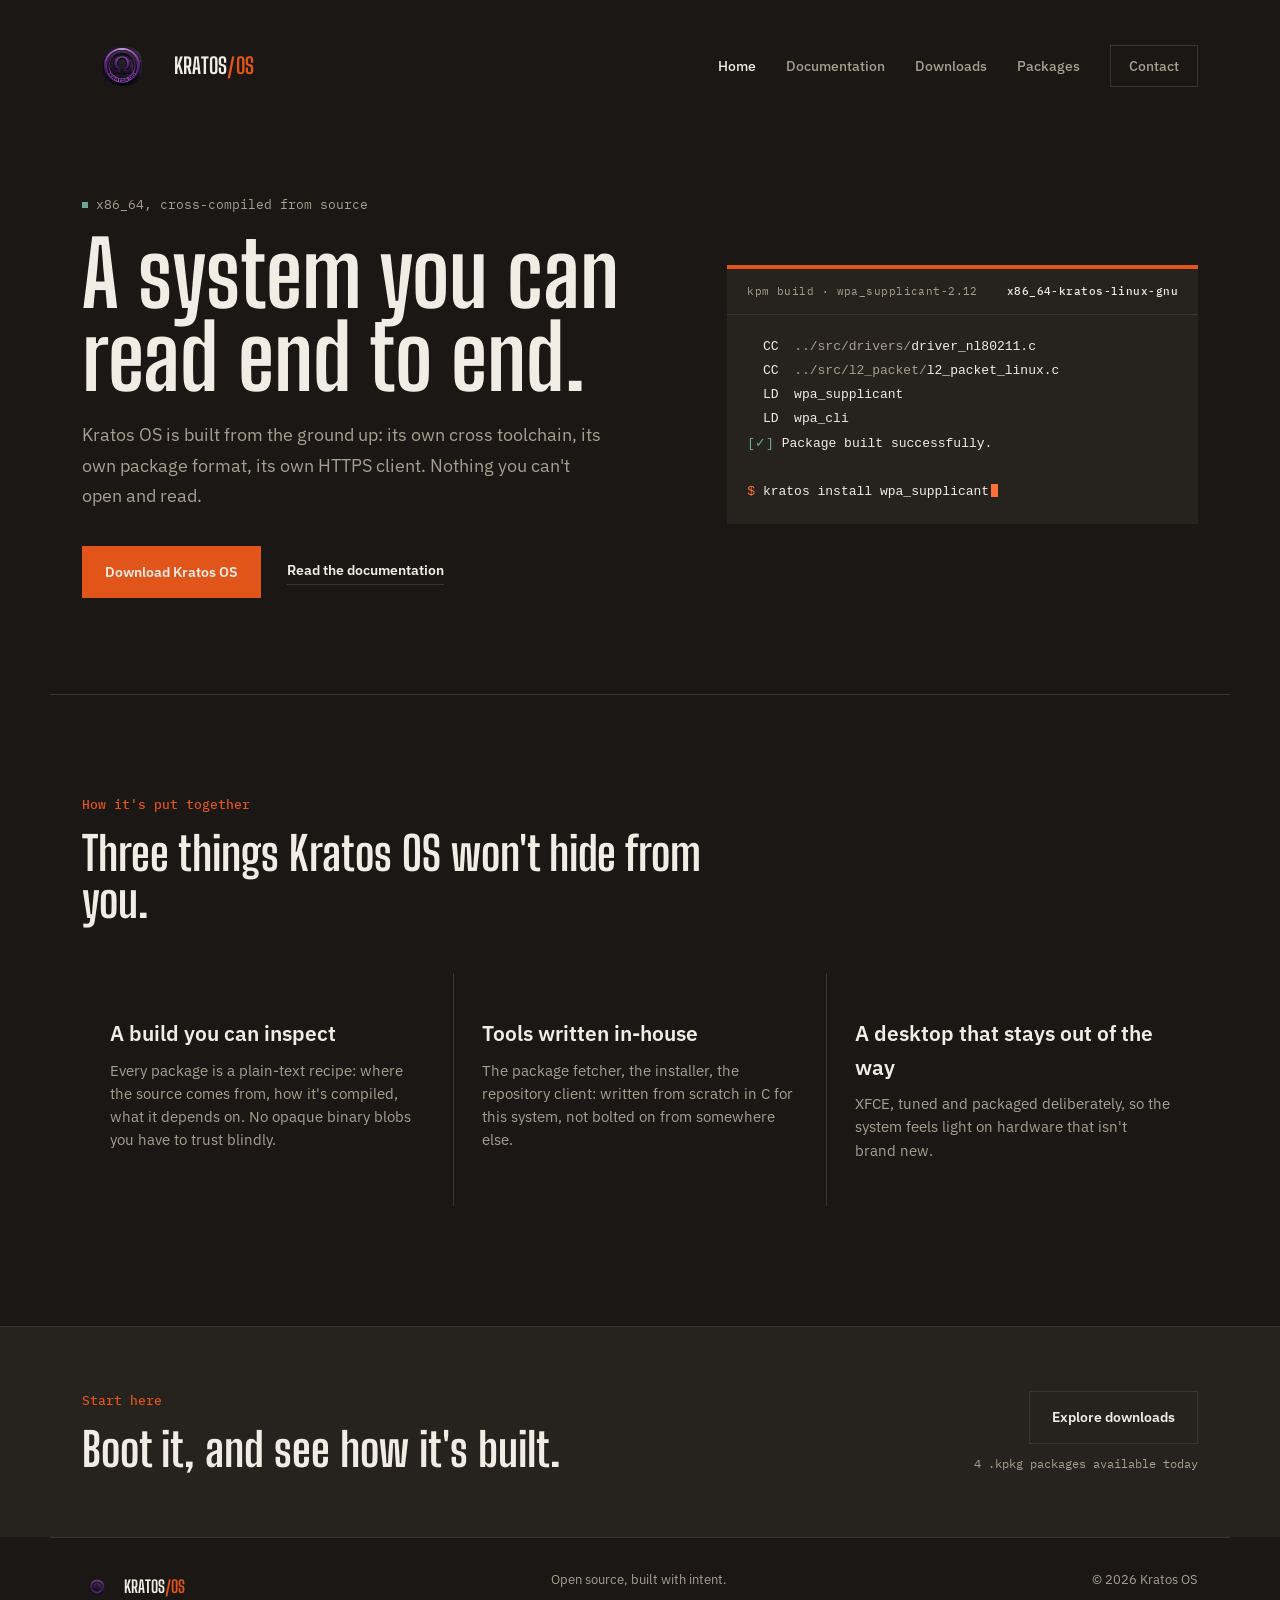
<file: index.html>
<!doctype html>
<html lang="en">
  <head>
    <title>Kratos OS | Built from source, piece by piece</title>
    <meta charset="utf-8" />
    <meta name="viewport" content="width=device-width, initial-scale=1.0" />
    <meta
      name="description"
      content="Kratos OS is a Linux distribution cross-compiled from source, with its own package manager and download client written in plain C."
    />
    <link rel="icon" type="image/png" href="assets/img/KratosOS.png" />
    <meta property="og:type" content="website" />
    <meta property="og:title" content="Kratos OS | Built from source, piece by piece" />
    <meta
      property="og:description"
      content="Kratos OS is a Linux distribution cross-compiled from source, with its own package manager and download client written in plain C."
    />
    <meta property="og:image" content="assets/img/KratosOS.png" />
    <meta name="twitter:card" content="summary" />
    <link rel="stylesheet" href="assets/css/style.css" />
  </head>
  <body>
    <header class="site-header">
      <a class="brand" href="index.html"
        ><img src="assets/img/KratosOS.png" alt="Kratos OS logo" /><span
          >KRATOS<span class="brand-mark">/OS</span></span
        ></a
      >
      <nav aria-label="Main navigation">
        <a class="active" href="index.html">Home</a>
        <a href="docs.html">Documentation</a>
        <a href="download.html">Downloads</a>
        <a href="packages.html">Packages</a>
        <a class="nav-button" href="contact.html">Contact</a>
      </nav>
    </header>
    <main>
      <section class="hero page-width" aria-labelledby="hero-title">
        <div class="hero-copy">
          <p class="tag"><span class="dot" aria-hidden="true"></span>x86_64, cross-compiled from source</p>
          <h1 id="hero-title">A system you can read end to end.</h1>
          <p class="lead">
            Kratos OS is built from the ground up: its own cross toolchain,
            its own package format, its own HTTPS client. Nothing you can't
            open and read.
          </p>
          <div class="hero-actions">
            <a class="button button-primary" href="download.html">Download Kratos OS</a>
            <a class="text-link" href="docs.html">Read the documentation</a>
          </div>
        </div>
        <div class="hero-panel">
          <div class="panel-head">
            <span>kpm build &middot; wpa_supplicant-2.12</span><b>x86_64-kratos-linux-gnu</b>
          </div>
          <pre>
  CC  <span class="path">../src/drivers/</span>driver_nl80211.c
  CC  <span class="path">../src/l2_packet/</span>l2_packet_linux.c
  LD  wpa_supplicant
  LD  wpa_cli
<span class="ok">[&#10003;]</span> Package built successfully.

<span class="prompt">$</span> kratos install wpa_supplicant<span class="cursor" aria-hidden="true"></span></pre>
        </div>
      </section>
      <section class="principles page-width" aria-labelledby="principles-title">
        <div class="section-heading">
          <p class="label">How it's put together</p>
          <h2 id="principles-title">Three things Kratos OS won't hide from you.</h2>
        </div>
        <div class="feature-grid">
          <article>
            <h3>A build you can inspect</h3>
            <p>
              Every package is a plain-text recipe: where the source comes
              from, how it's compiled, what it depends on. No opaque binary
              blobs you have to trust blindly.
            </p>
          </article>
          <article>
            <h3>Tools written in-house</h3>
            <p>
              The package fetcher, the installer, the repository client:
              written from scratch in C for this system, not bolted on from
              somewhere else.
            </p>
          </article>
          <article>
            <h3>A desktop that stays out of the way</h3>
            <p>
              XFCE, tuned and packaged deliberately, so the system feels
              light on hardware that isn't brand new.
            </p>
          </article>
        </div>
      </section>
      <section class="cta-band" aria-labelledby="cta-title">
        <div class="page-width cta-content">
          <div>
            <p class="label">Start here</p>
            <h2 id="cta-title">Boot it, and see how it's built.</h2>
          </div>
          <div class="cta-actions">
            <a class="button button-outline" href="download.html">Explore downloads</a>
            <p id="home-package-count" class="small-note" aria-live="polite"></p>
          </div>
        </div>
      </section>
    </main>
    <footer class="site-footer page-width">
      <a class="brand footer-brand" href="index.html"
        ><img src="assets/img/KratosOS.png" alt="" /><span
          >KRATOS<span class="brand-mark">/OS</span></span
        ></a
      >
      <p>Open source, built with intent.</p>
      <p>&copy; 2026 Kratos OS</p>
    </footer>
    <script src="assets/js/home.js" defer></script>
  </body>
</html>
</file>
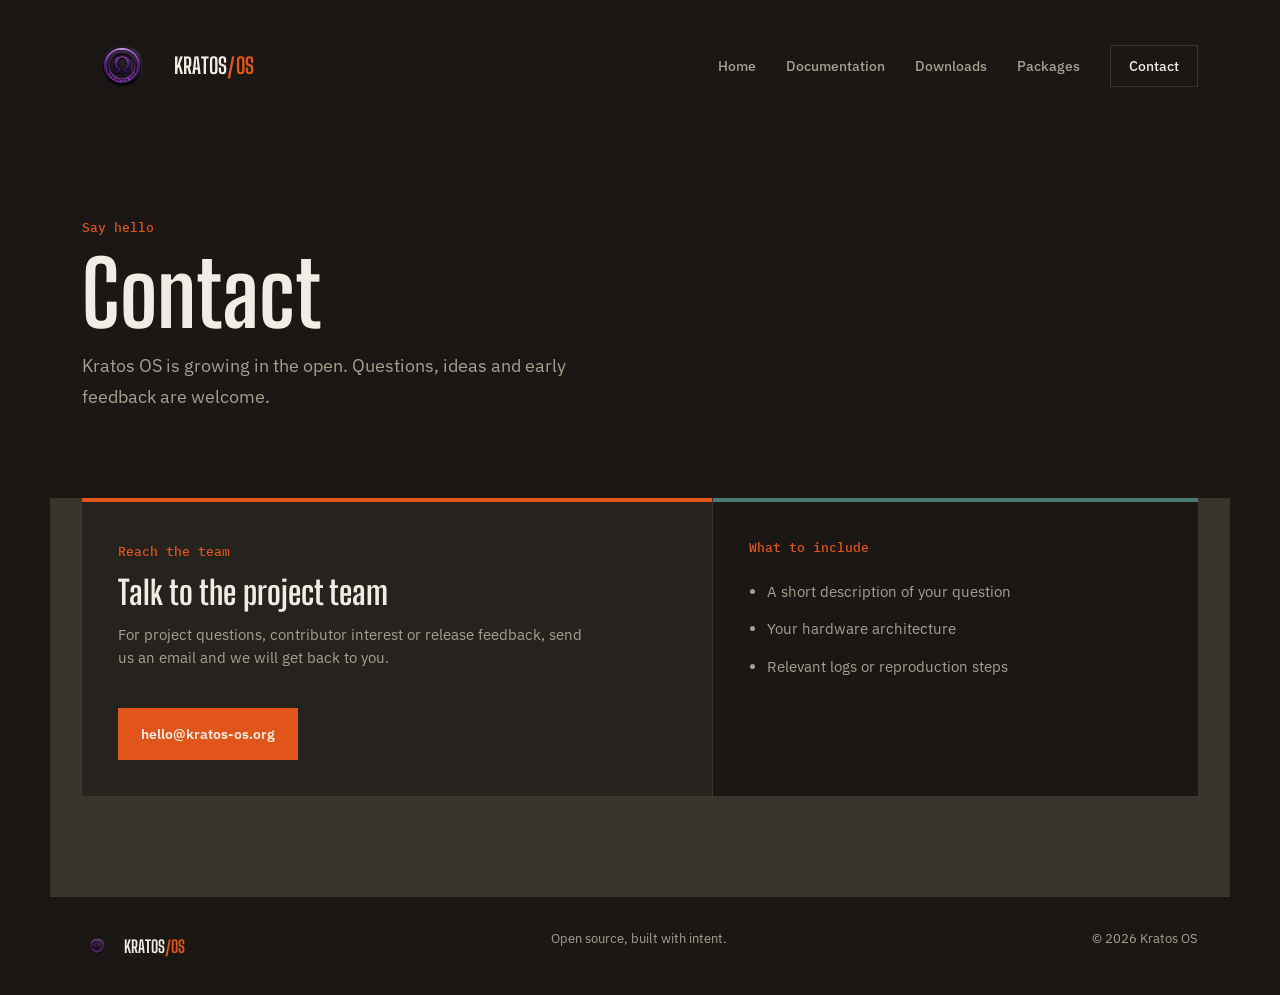
<file: contact.html>
<!doctype html>
<html lang="en">
  <head>
    <title>Contact | Kratos OS</title>
    <meta charset="utf-8" />
    <meta name="viewport" content="width=device-width, initial-scale=1.0" />
    <meta
      name="description"
      content="Get in touch with the Kratos OS project team."
    />
    <link rel="icon" type="image/png" href="assets/img/KratosOS.png" />
    <meta property="og:type" content="website" />
    <meta property="og:title" content="Contact | Kratos OS" />
    <meta
      property="og:description"
      content="Get in touch with the Kratos OS project team."
    />
    <meta property="og:image" content="assets/img/KratosOS.png" />
    <meta name="twitter:card" content="summary" />
    <link rel="stylesheet" href="assets/css/style.css" />
  </head>
  <body>
    <header class="site-header">
      <a class="brand" href="index.html"
        ><img src="assets/img/KratosOS.png" alt="Kratos OS logo" /><span
          >KRATOS<span class="brand-mark">/OS</span></span
        ></a
      >
      <nav aria-label="Main navigation">
        <a href="index.html">Home</a>
        <a href="docs.html">Documentation</a>
        <a href="download.html">Downloads</a>
        <a href="packages.html">Packages</a>
        <a class="active nav-button" href="contact.html">Contact</a>
      </nav>
    </header>
    <main>
      <section class="inner-hero page-width" aria-labelledby="page-title">
        <p class="label">Say hello</p>
        <h1 id="page-title">Contact</h1>
        <p class="lead">
          Kratos OS is growing in the open. Questions, ideas and early feedback
          are welcome.
        </p>
      </section>
      <section class="contact-layout page-width">
        <article class="contact-card">
          <span class="label">Reach the team</span>
          <h2>Talk to the project team</h2>
          <p>
            For project questions, contributor interest or release feedback,
            send us an email and we will get back to you.
          </p>
          <a class="button button-primary" href="mailto:hello@kratos-os.org"
            >hello@kratos-os.org</a
          >
        </article>
        <aside class="contact-note">
          <p class="label">What to include</p>
          <ul>
            <li>A short description of your question</li>
            <li>Your hardware architecture</li>
            <li>Relevant logs or reproduction steps</li>
          </ul>
        </aside>
      </section>
    </main>
    <footer class="site-footer page-width">
      <a class="brand footer-brand" href="index.html"
        ><img src="assets/img/KratosOS.png" alt="" /><span
          >KRATOS<span class="brand-mark">/OS</span></span
        ></a
      >
      <p>Open source, built with intent.</p>
      <p>&copy; 2026 Kratos OS</p>
    </footer>
  </body>
</html>
</file>
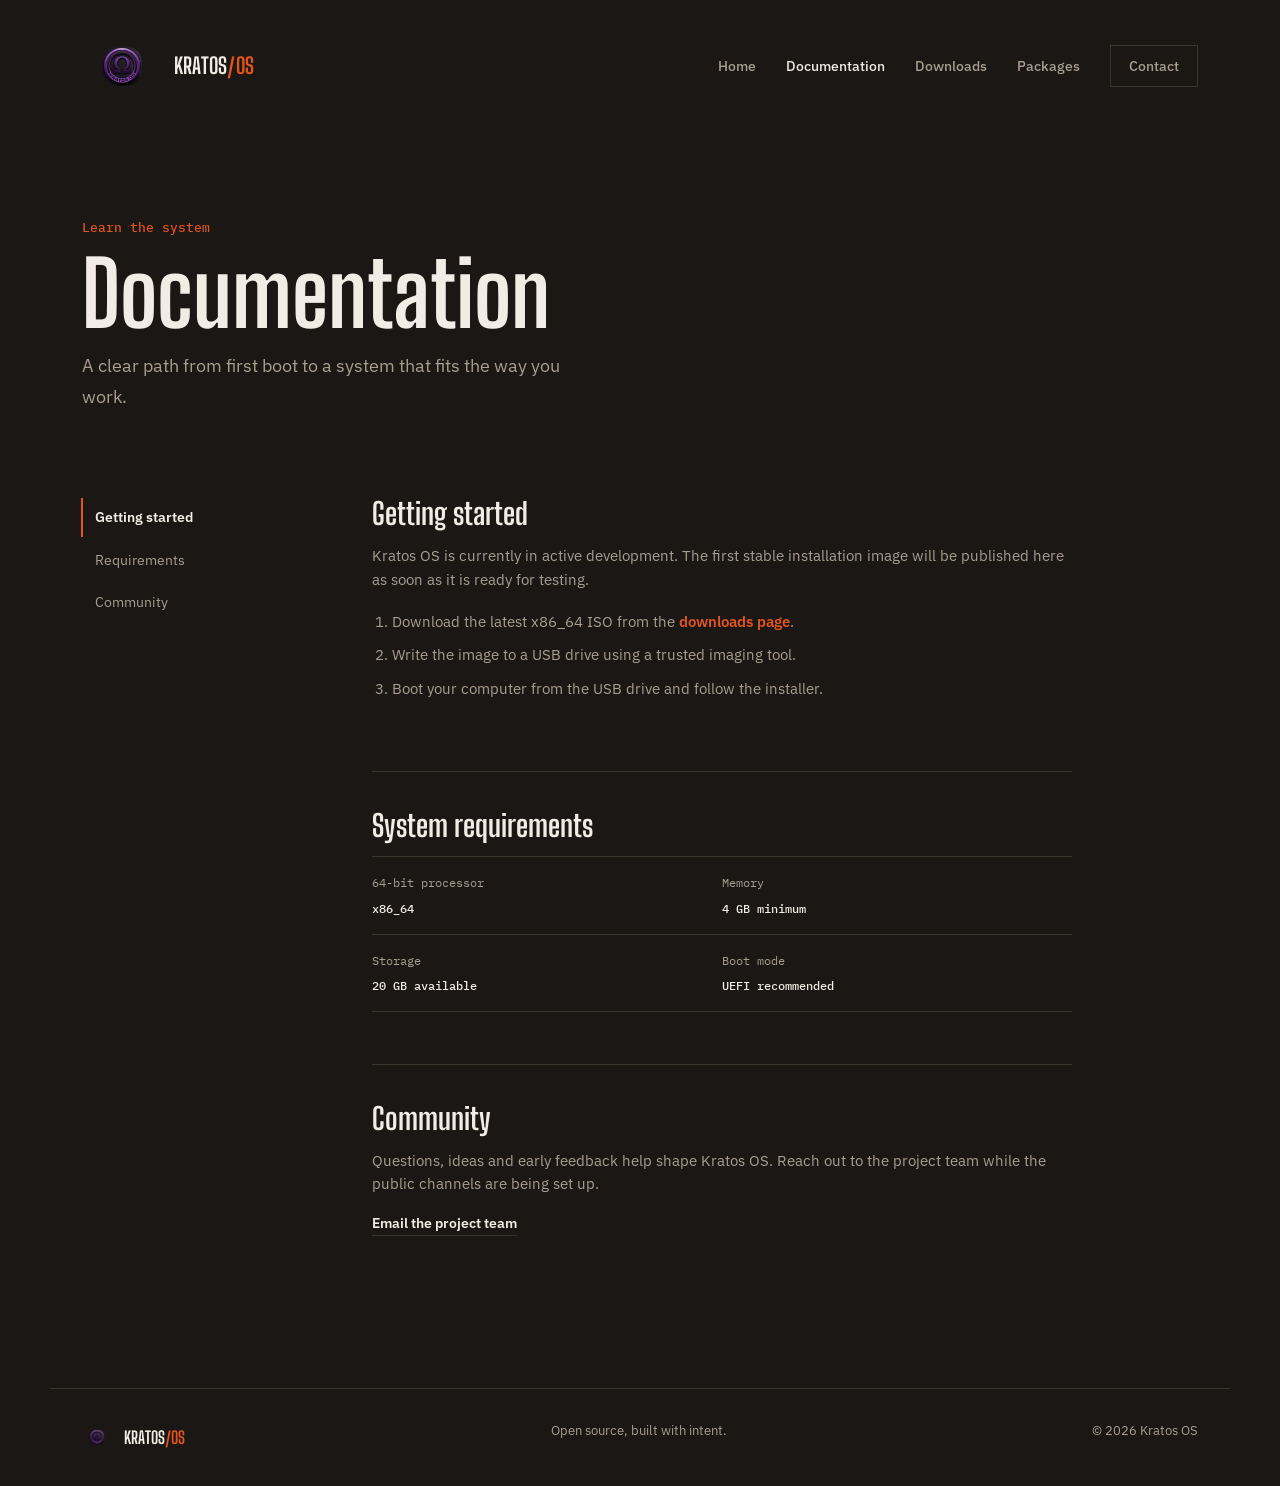
<file: docs.html>
<!doctype html>
<html lang="en">
  <head>
    <title>Documentation | Kratos OS</title>
    <meta charset="utf-8" />
    <meta name="viewport" content="width=device-width, initial-scale=1.0" />
    <meta
      name="description"
      content="Getting started, system requirements and community resources for Kratos OS."
    />
    <link rel="icon" type="image/png" href="assets/img/KratosOS.png" />
    <meta property="og:type" content="website" />
    <meta property="og:title" content="Documentation | Kratos OS" />
    <meta
      property="og:description"
      content="Getting started, system requirements and community resources for Kratos OS."
    />
    <meta property="og:image" content="assets/img/KratosOS.png" />
    <meta name="twitter:card" content="summary" />
    <link rel="stylesheet" href="assets/css/style.css" />
  </head>
  <body>
    <header class="site-header">
      <a class="brand" href="index.html"
        ><img src="assets/img/KratosOS.png" alt="Kratos OS logo" /><span
          >KRATOS<span class="brand-mark">/OS</span></span
        ></a
      >
      <nav aria-label="Main navigation">
        <a href="index.html">Home</a>
        <a class="active" href="docs.html">Documentation</a>
        <a href="download.html">Downloads</a>
        <a href="packages.html">Packages</a>
        <a class="nav-button" href="contact.html">Contact</a>
      </nav>
    </header>
    <main>
      <section class="inner-hero page-width" aria-labelledby="page-title">
        <p class="label">Learn the system</p>
        <h1 id="page-title">Documentation</h1>
        <p class="lead">
          A clear path from first boot to a system that fits the way you work.
        </p>
      </section>
      <section class="docs-layout page-width">
        <aside class="docs-nav" aria-label="Documentation sections">
          <a class="selected" href="#getting-started">Getting started</a>
          <a href="#requirements">Requirements</a>
          <a href="#community">Community</a>
        </aside>
        <div class="docs-content">
          <article id="getting-started">
            <h2>Getting started</h2>
            <p>
              Kratos OS is currently in active development. The first stable
              installation image will be published here as soon as it is ready
              for testing.
            </p>
            <ol>
              <li>
                Download the latest x86_64 ISO from the
                <a href="download.html">downloads page</a>.
              </li>
              <li>
                Write the image to a USB drive using a trusted imaging tool.
              </li>
              <li>
                Boot your computer from the USB drive and follow the installer.
              </li>
            </ol>
          </article>
          <article id="requirements">
            <h2>System requirements</h2>
            <div class="requirements">
              <span>64-bit processor <b>x86_64</b></span>
              <span>Memory <b>4 GB minimum</b></span>
              <span>Storage <b>20 GB available</b></span>
              <span>Boot mode <b>UEFI recommended</b></span>
            </div>
          </article>
          <article id="community">
            <h2>Community</h2>
            <p>
              Questions, ideas and early feedback help shape Kratos OS. Reach
              out to the project team while the public channels are being set
              up.
            </p>
            <a class="text-link" href="contact.html">Email the project team</a>
          </article>
        </div>
      </section>
    </main>
    <footer class="site-footer page-width">
      <a class="brand footer-brand" href="index.html"
        ><img src="assets/img/KratosOS.png" alt="" /><span
          >KRATOS<span class="brand-mark">/OS</span></span
        ></a
      >
      <p>Open source, built with intent.</p>
      <p>&copy; 2026 Kratos OS</p>
    </footer>
  </body>
</html>
</file>
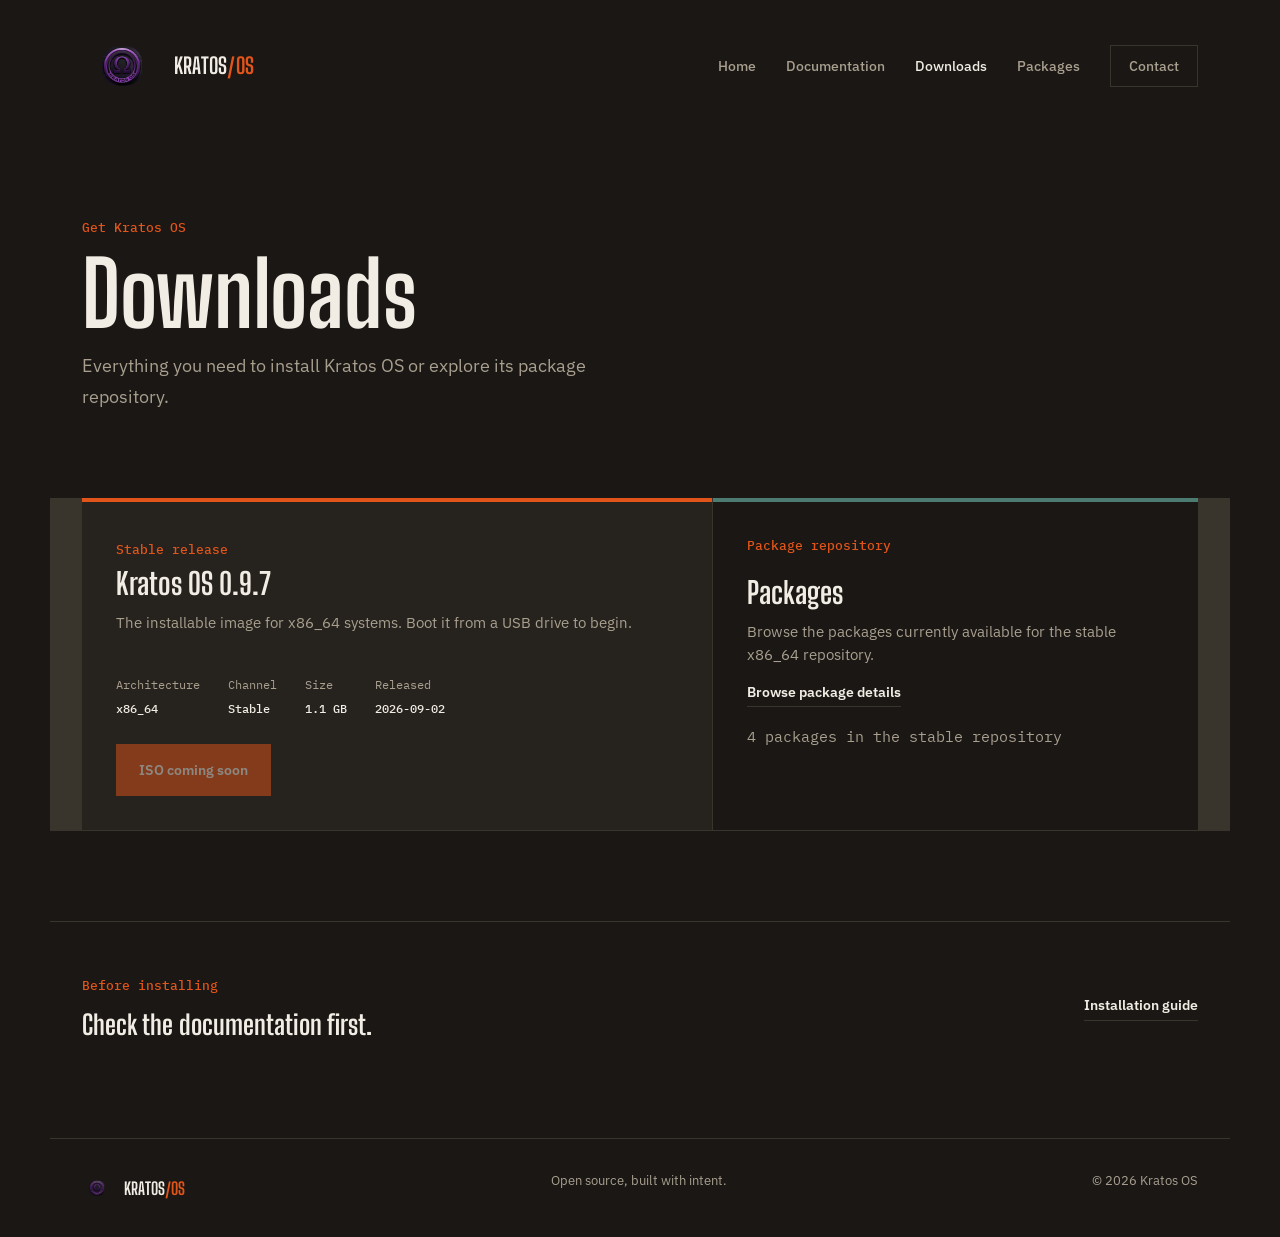
<file: download.html>
<!doctype html>
<html lang="en">
  <head>
    <title>Downloads | Kratos OS</title>
    <meta charset="utf-8" />
    <meta name="viewport" content="width=device-width, initial-scale=1.0" />
    <meta
      name="description"
      content="Download Kratos OS installation images and browse its .kpkg package repository."
    />
    <link rel="icon" type="image/png" href="assets/img/KratosOS.png" />
    <meta property="og:type" content="website" />
    <meta property="og:title" content="Downloads | Kratos OS" />
    <meta
      property="og:description"
      content="Download Kratos OS installation images and browse its .kpkg package repository."
    />
    <meta property="og:image" content="assets/img/KratosOS.png" />
    <meta name="twitter:card" content="summary" />
    <link rel="stylesheet" href="assets/css/style.css" />
  </head>
  <body>
    <header class="site-header">
      <a class="brand" href="index.html"
        ><img src="assets/img/KratosOS.png" alt="Kratos OS logo" /><span
          >KRATOS<span class="brand-mark">/OS</span></span
        ></a
      >
      <nav aria-label="Main navigation">
        <a href="index.html">Home</a>
        <a href="docs.html">Documentation</a>
        <a class="active" href="download.html">Downloads</a>
        <a href="packages.html">Packages</a>
        <a class="nav-button" href="contact.html">Contact</a>
      </nav>
    </header>
    <main>
      <section class="inner-hero page-width" aria-labelledby="page-title">
        <p class="label">Get Kratos OS</p>
        <h1 id="page-title">Downloads</h1>
        <p class="lead">
          Everything you need to install Kratos OS or explore its package
          repository.
        </p>
      </section>
      <section
        class="download-layout page-width"
        aria-label="Kratos OS downloads"
      >
        <div id="iso-releases" class="iso-releases" aria-live="polite">
          <p class="package-status">Loading available images…</p>
        </div>
        <article class="download-card">
          <span class="label">Package repository</span>
          <h2>Packages</h2>
          <p>
            Browse the packages currently available for the stable x86_64
            repository.
          </p>
          <a class="text-link" href="packages.html">Browse package details</a>
          <p id="download-package-count" class="small-note" style="margin-top: 18px"></p>
        </article>
      </section>
      <section class="verify-strip page-width" aria-labelledby="verify-title">
        <div>
          <p class="label">Before installing</p>
          <h2 id="verify-title">Check the documentation first.</h2>
        </div>
        <a class="text-link" href="docs.html">Installation guide</a>
      </section>
    </main>
    <footer class="site-footer page-width">
      <a class="brand footer-brand" href="index.html"
        ><img src="assets/img/KratosOS.png" alt="" /><span
          >KRATOS<span class="brand-mark">/OS</span></span
        ></a
      >
      <p>Open source, built with intent.</p>
      <p>&copy; 2026 Kratos OS</p>
    </footer>
    <script src="assets/js/download.js" defer></script>
  </body>
</html>
</file>
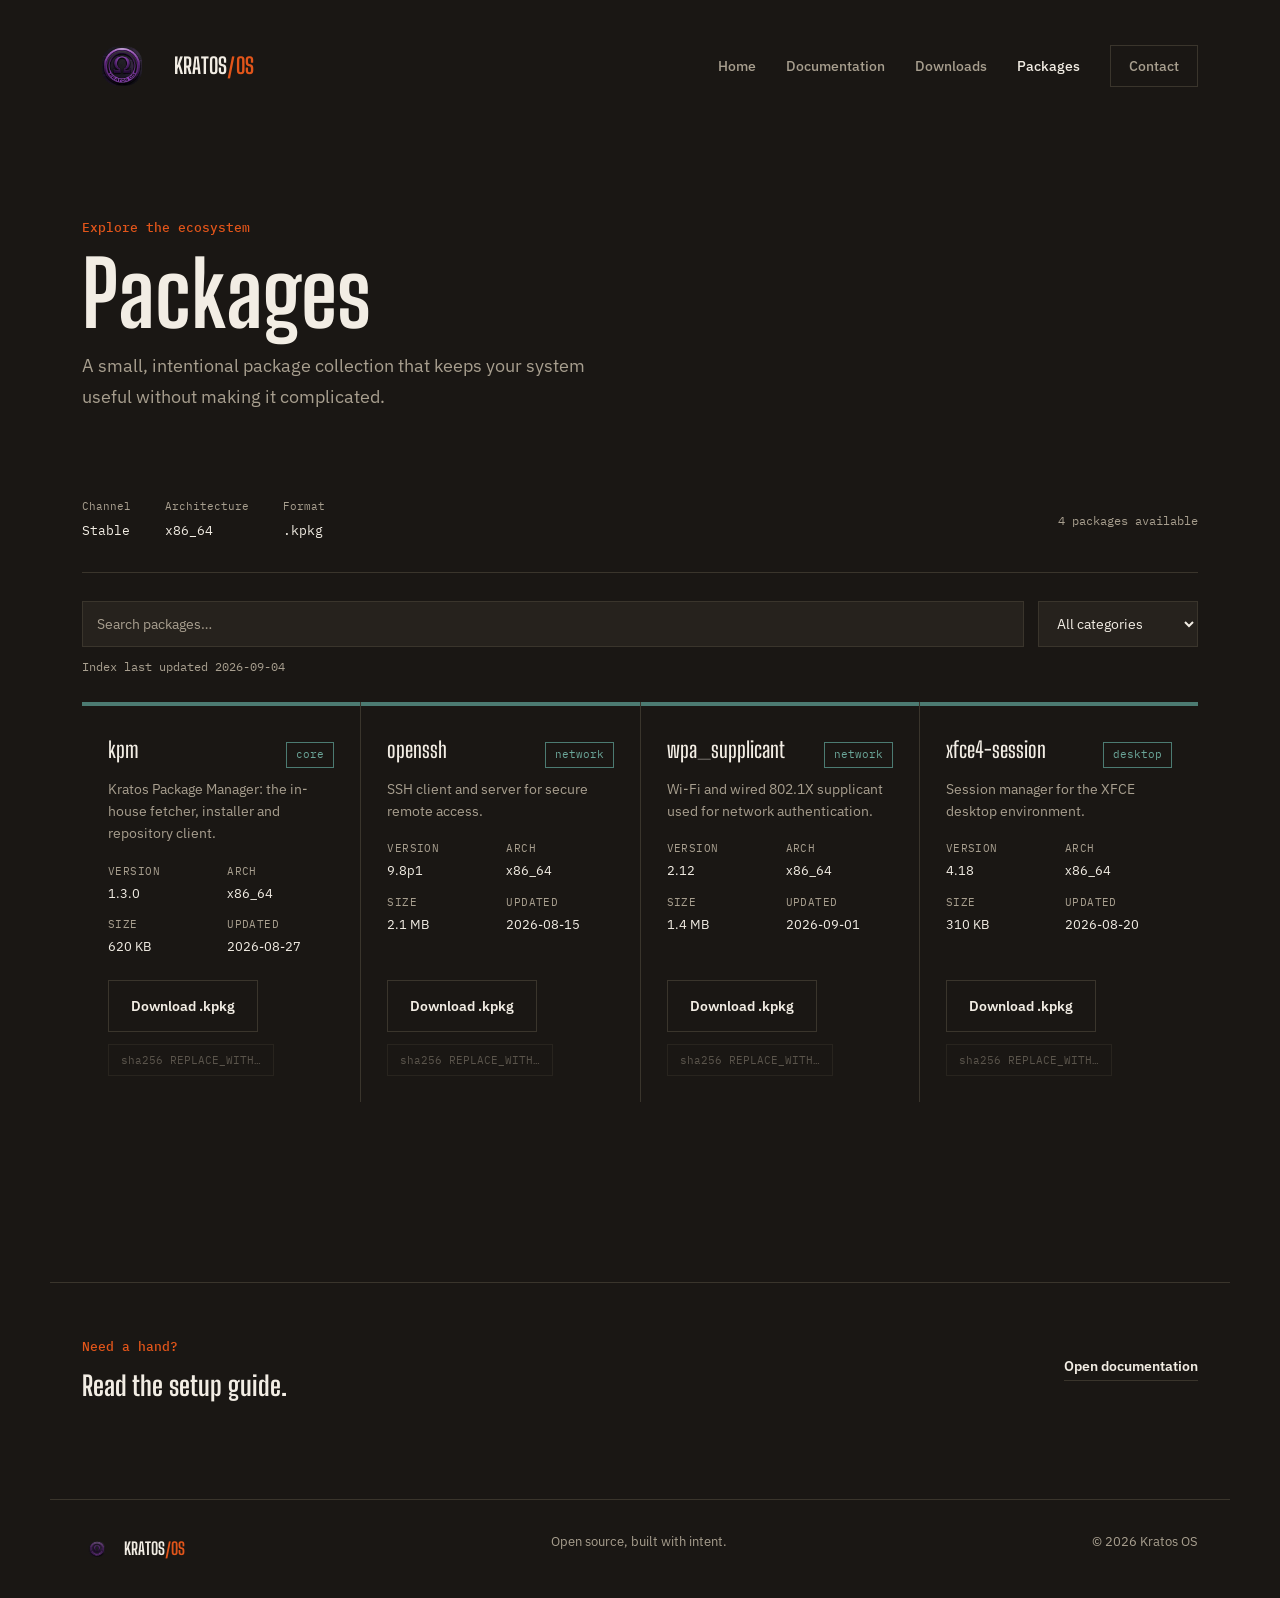
<file: packages.html>
<!doctype html>
<html lang="en">
  <head>
    <title>Packages | Kratos OS</title>
    <meta charset="utf-8" />
    <meta name="viewport" content="width=device-width, initial-scale=1.0" />
    <meta
      name="description"
      content="Browse and search the .kpkg package repository for Kratos OS."
    />
    <link rel="icon" type="image/png" href="assets/img/KratosOS.png" />
    <meta property="og:type" content="website" />
    <meta property="og:title" content="Packages | Kratos OS" />
    <meta
      property="og:description"
      content="Browse and search the .kpkg package repository for Kratos OS."
    />
    <meta property="og:image" content="assets/img/KratosOS.png" />
    <meta name="twitter:card" content="summary" />
    <link rel="stylesheet" href="assets/css/style.css" />
  </head>
  <body>
    <header class="site-header">
      <a class="brand" href="index.html"
        ><img src="assets/img/KratosOS.png" alt="Kratos OS logo" /><span
          >KRATOS<span class="brand-mark">/OS</span></span
        ></a
      >
      <nav aria-label="Main navigation">
        <a href="index.html">Home</a>
        <a href="docs.html">Documentation</a>
        <a href="download.html">Downloads</a>
        <a class="active" href="packages.html">Packages</a>
        <a class="nav-button" href="contact.html">Contact</a>
      </nav>
    </header>
    <main>
      <section class="inner-hero page-width" aria-labelledby="page-title">
        <p class="label">Explore the ecosystem</p>
        <h1 id="page-title">Packages</h1>
        <p class="lead">
          A small, intentional package collection that keeps your system useful
          without making it complicated.
        </p>
      </section>
      <section class="package-overview page-width">
        <div class="repository-summary">
          <dl class="repository-details">
            <div>
              <dt>Channel</dt>
              <dd>Stable</dd>
            </div>
            <div>
              <dt>Architecture</dt>
              <dd>x86_64</dd>
            </div>
            <div>
              <dt>Format</dt>
              <dd>.kpkg</dd>
            </div>
          </dl>
          <p id="package-count" class="small-note" aria-live="polite"></p>
        </div>
        <div class="package-toolbar">
          <input
            type="search"
            id="package-search"
            class="package-search"
            placeholder="Search packages…"
            aria-label="Search packages"
          />
          <select
            id="package-category"
            class="package-filter"
            aria-label="Filter by category"
          >
            <option value="">All categories</option>
          </select>
        </div>
        <p id="package-status" class="small-note" aria-live="polite"></p>
        <div id="package-grid" class="package-grid" aria-live="polite">
          <p class="package-empty">Loading packages…</p>
        </div>
      </section>
      <section
        class="verify-strip page-width"
        aria-labelledby="package-help-title"
      >
        <div>
          <p class="label">Need a hand?</p>
          <h2 id="package-help-title">Read the setup guide.</h2>
        </div>
        <a class="text-link" href="docs.html">Open documentation</a>
      </section>
    </main>
    <footer class="site-footer page-width">
      <a class="brand footer-brand" href="index.html"
        ><img src="assets/img/KratosOS.png" alt="" /><span
          >KRATOS<span class="brand-mark">/OS</span></span
        ></a
      >
      <p>Open source, built with intent.</p>
      <p>&copy; 2026 Kratos OS</p>
    </footer>
    <script src="assets/js/packages.js" defer></script>
  </body>
</html>
</file>
<file: assets/css/style.css>
@import url("https://fonts.googleapis.com/css2?family=Big+Shoulders+Display:wght@600;700;800&family=IBM+Plex+Sans:wght@400;500;600;700&family=IBM+Plex+Mono:wght@400;500&display=swap");

:root {
  --iron: #1a1714;
  --plate: #26221d;
  --plate-raised: #302b24;
  --seam: #3a352c;
  --paper: #f2ede4;
  --ash: #a89f8f;
  --ember: #e2551a;
  --ember-bright: #ff7038;
  --temper: #4c7b72;
  --temper-bright: #6ba699;
}

* {
  box-sizing: border-box;
}

html {
  scroll-behavior: smooth;
}

body {
  margin: 0;
  background: var(--iron);
  color: var(--paper);
  font-family: "IBM Plex Sans", sans-serif;
  line-height: 1.6;
  -webkit-font-smoothing: antialiased;
}

a {
  color: inherit;
  text-decoration: none;
}

a:focus-visible,
button:focus-visible {
  outline: 2px solid var(--ember-bright);
  outline-offset: 3px;
}

.page-width {
  max-width: 1180px;
  margin: 0 auto;
  padding-left: 32px;
  padding-right: 32px;
}

/* ---------------------------------- header ---------------------------------- */

.site-header {
  display: flex;
  align-items: center;
  justify-content: space-between;
  max-width: 1180px;
  margin: 0 auto;
  padding: 26px 32px;
}

.brand {
  display: inline-flex;
  align-items: center;
  gap: 12px;
  font-family: "Big Shoulders Display", sans-serif;
  font-size: 22px;
  font-weight: 700;
  letter-spacing: 0.01em;
}

.brand img {
  width: 80px;
  height: 80px;
  object-fit: contain;
}

.brand-mark {
  color: var(--ember);
}

nav {
  display: flex;
  align-items: center;
  gap: 30px;
  font-size: 14px;
  font-weight: 500;
}

nav a {
  color: var(--ash);
  transition: color 0.15s ease;
}

nav a:hover,
nav a.active {
  color: var(--paper);
}

.nav-button {
  padding: 9px 18px;
  border: 1px solid var(--seam);
}

.nav-button:hover {
  border-color: var(--paper);
  color: var(--paper);
}

/* ---------------------------------- type scale ---------------------------------- */

h1,
h2,
h3,
p {
  margin-top: 0;
}

h1,
h2,
h3 {
  font-family: "Big Shoulders Display", sans-serif;
  font-weight: 700;
  letter-spacing: 0;
}

h1 {
  max-width: 640px;
  margin-bottom: 22px;
  font-size: clamp(3.4rem, 7vw, 6rem);
  line-height: 0.92;
}

h2 {
  font-size: clamp(2rem, 4vw, 2.9rem);
  line-height: 1;
}

h3 {
  margin: 14px 0 8px;
  font-size: 21px;
  font-weight: 600;
  font-family: "IBM Plex Sans", sans-serif;
}

.lead {
  max-width: 520px;
  color: var(--ash);
  font-size: 18px;
  line-height: 1.7;
}

.tag {
  display: inline-flex;
  align-items: center;
  gap: 8px;
  margin: 0 0 18px;
  color: var(--ash);
  font-family: "IBM Plex Mono", monospace;
  font-size: 13px;
}

.tag .dot {
  width: 6px;
  height: 6px;
  background: var(--temper-bright);
}

.label {
  margin: 0 0 14px;
  color: var(--ember);
  font-family: "IBM Plex Mono", monospace;
  font-size: 13px;
  font-weight: 500;
}

/* ---------------------------------- buttons / links ---------------------------------- */

.button {
  display: inline-flex;
  align-items: center;
  padding: 14px 22px;
  font-size: 14px;
  font-weight: 600;
  border: 1px solid transparent;
  transition:
    background 0.15s ease,
    border-color 0.15s ease,
    color 0.15s ease;
}

.button-primary {
  background: var(--ember);
  color: var(--paper);
}

.button-primary:hover {
  background: var(--ember-bright);
}

.button-outline {
  border-color: var(--seam);
  color: var(--paper);
}

.button-outline:hover {
  border-color: var(--paper);
}

.text-link {
  border-bottom: 1px solid var(--seam);
  padding-bottom: 3px;
  font-size: 14px;
  font-weight: 600;
  transition: border-color 0.15s ease;
}

.text-link:hover {
  border-color: var(--paper);
}

.small-note {
  color: var(--ash);
  font-family: "IBM Plex Mono", monospace;
  font-size: 12px;
}

.disabled {
  cursor: not-allowed;
  opacity: 0.5;
}

/* ---------------------------------- hero ---------------------------------- */

.hero {
  display: grid;
  grid-template-columns: 1.1fr 0.9fr;
  gap: 70px;
  align-items: center;
  padding-top: 58px;
  padding-bottom: 96px;
}

.hero-actions {
  display: flex;
  align-items: center;
  flex-wrap: wrap;
  gap: 26px;
  margin-top: 34px;
}

.hero-panel {
  background: var(--plate);
  border-top: 4px solid var(--ember);
  font-family: "IBM Plex Mono", monospace;
  font-size: 13px;
}

.hero-panel .panel-head {
  display: flex;
  align-items: center;
  justify-content: space-between;
  padding: 14px 20px;
  border-bottom: 1px solid var(--seam);
  color: var(--ash);
  font-size: 11px;
  letter-spacing: 0.04em;
}

.hero-panel .panel-head b {
  color: var(--paper);
  font-weight: 500;
}

.hero-panel pre {
  margin: 0;
  padding: 20px;
  overflow-x: auto;
  line-height: 1.85;
  white-space: pre-wrap;
}

.hero-panel .ok {
  color: var(--temper-bright);
}

.hero-panel .path {
  color: var(--ash);
}

.hero-panel .prompt {
  color: var(--ember-bright);
}

.hero-panel .cursor {
  display: inline-block;
  width: 7px;
  height: 13px;
  margin-left: 2px;
  background: var(--ember-bright);
  vertical-align: -2px;
}

/* ---------------------------------- principles ---------------------------------- */

.principles {
  padding-top: 100px;
  padding-bottom: 120px;
  border-top: 1px solid var(--seam);
}

.section-heading {
  max-width: 620px;
  margin-bottom: 50px;
}

.feature-grid {
  display: grid;
  grid-template-columns: repeat(3, 1fr);
  gap: 1px;
  background: var(--seam);
}

.feature-grid article {
  padding: 30px 28px;
  background: var(--iron);
}

.feature-grid p,
.download-card p,
.docs-content p {
  color: var(--ash);
  font-size: 14.5px;
}

/* ---------------------------------- cta band ---------------------------------- */

.cta-band {
  background: var(--plate);
  border-top: 1px solid var(--seam);
}

.cta-content {
  display: flex;
  align-items: center;
  justify-content: space-between;
  gap: 30px;
  padding-top: 64px;
  padding-bottom: 64px;
}

.cta-content h2 {
  max-width: 560px;
  margin: 0;
}

.cta-actions {
  display: flex;
  flex-direction: column;
  align-items: flex-end;
  gap: 10px;
}

.cta-actions .small-note {
  margin: 0;
}

@media (max-width: 760px) {
  .cta-actions {
    align-items: flex-start;
  }
}

/* ---------------------------------- footer ---------------------------------- */

.site-footer {
  display: flex;
  align-items: center;
  justify-content: space-between;
  gap: 20px;
  padding-top: 32px;
  padding-bottom: 32px;
  border-top: 1px solid var(--seam);
  color: var(--ash);
  font-size: 13px;
}

.footer-brand {
  color: var(--paper);
  font-size: 17px;
}

.footer-brand img {
  width: 30px;
  height: 30px;
}

/* ---------------------------------- inner page hero ---------------------------------- */

.inner-hero {
  padding-top: 86px;
  padding-bottom: 68px;
}

.inner-hero h1 {
  margin-bottom: 16px;
}

/* ---------------------------------- download page ---------------------------------- */

.download-layout {
  display: grid;
  grid-template-columns: 1.3fr 1fr;
  gap: 1px;
  background: var(--seam);
  padding-bottom: 1px;
  margin-bottom: 90px;
}

.download-card {
  display: flex;
  min-height: 300px;
  flex-direction: column;
  align-items: flex-start;
  justify-content: flex-start;
  padding: 34px;
  background: var(--iron);
}

.download-card.featured {
  background: var(--plate);
  border-top: 4px solid var(--ember);
}

.download-card:not(.featured) {
  border-top: 4px solid var(--temper);
}

.download-card h2 {
  margin: 6px 0 13px;
  font-size: 30px;
}

.download-card .button,
.download-card .disabled {
  margin-top: auto;
}

.download-meta {
  display: flex;
  flex-wrap: wrap;
  gap: 28px;
  margin: 26px 0;
  color: var(--ash);
  font-family: "IBM Plex Mono", monospace;
  font-size: 12px;
}

.download-meta span {
  display: flex;
  flex-direction: column;
  gap: 5px;
}

.download-meta b {
  color: var(--paper);
  font-weight: 500;
}

.verify-strip {
  display: flex;
  align-items: center;
  justify-content: space-between;
  gap: 30px;
  border-top: 1px solid var(--seam);
  padding-top: 54px;
  padding-bottom: 100px;
}

.verify-strip h2 {
  margin: 0;
  font-size: 27px;
}

/* ---------------------------------- packages page ---------------------------------- */

.package-overview {
  padding-bottom: 90px;
}

.package-overview .download-card {
  max-width: 780px;
  min-height: 0;
  border-top: 4px solid var(--temper);
}

.repository-details {
  display: flex;
  flex-wrap: wrap;
  gap: 34px;
  margin: 30px 0 0;
}

.repository-details div {
  display: flex;
  flex-direction: column;
  gap: 5px;
}

.repository-details dt {
  color: var(--ash);
  font-family: "IBM Plex Mono", monospace;
  font-size: 11px;
}

.repository-details dd {
  margin: 0;
  font-family: "IBM Plex Mono", monospace;
  font-size: 13px;
}

/* ---------------------------------- dynamic package browser ---------------------------------- */

.repository-summary {
  display: flex;
  align-items: flex-end;
  justify-content: space-between;
  flex-wrap: wrap;
  gap: 16px;
  padding-bottom: 30px;
  border-bottom: 1px solid var(--seam);
  margin-bottom: 28px;
}

.repository-summary .repository-details {
  margin: 0;
}

.package-toolbar {
  display: flex;
  gap: 14px;
  flex-wrap: wrap;
  margin-bottom: 10px;
}

.package-search,
.package-filter {
  background: var(--plate);
  border: 1px solid var(--seam);
  color: var(--paper);
  font-family: "IBM Plex Sans", sans-serif;
  font-size: 14px;
  padding: 12px 14px;
}

.package-search {
  flex: 1 1 260px;
}

.package-search::placeholder {
  color: var(--ash);
}

.package-filter {
  flex: 0 0 auto;
  min-width: 160px;
}

.package-search:focus-visible,
.package-filter:focus-visible {
  outline: 2px solid var(--ember-bright);
  outline-offset: 2px;
}

#package-status,
.package-status {
  margin: 0 0 26px;
}

.package-grid {
  display: grid;
  grid-template-columns: repeat(auto-fill, minmax(260px, 1fr));
  gap: 1px;
  background: var(--seam);
  margin-bottom: 90px;
}

.package-card {
  display: flex;
  flex-direction: column;
  background: var(--iron);
  border-top: 4px solid var(--temper);
  padding: 26px;
}

.package-card-head {
  display: flex;
  align-items: baseline;
  justify-content: space-between;
  gap: 12px;
}

.package-card h3 {
  margin: 0;
  font-family: "Big Shoulders Display", sans-serif;
  font-size: 22px;
}

.pill {
  padding: 3px 9px;
  font-family: "IBM Plex Mono", monospace;
  font-size: 11px;
  color: var(--ash);
  border: 1px solid var(--seam);
  white-space: nowrap;
}

.pill-category {
  color: var(--temper-bright);
  border-color: var(--temper);
}

.package-desc {
  margin: 10px 0 18px;
  color: var(--ash);
  font-size: 14px;
}

.package-meta {
  display: grid;
  grid-template-columns: 1fr 1fr;
  gap: 12px;
  margin: 0 0 22px;
}

.package-meta div {
  display: flex;
  flex-direction: column;
  gap: 4px;
}

.package-meta dt {
  color: var(--ash);
  font-family: "IBM Plex Mono", monospace;
  font-size: 10.5px;
  text-transform: uppercase;
  letter-spacing: 0.04em;
}

.package-meta dd {
  margin: 0;
  font-size: 13px;
}

.package-actions {
  display: flex;
  flex-wrap: wrap;
  align-items: center;
  gap: 12px;
  margin-top: auto;
}

.checksum-copy {
  display: inline-flex;
  align-items: center;
  gap: 7px;
  background: transparent;
  border: 1px solid var(--seam);
  color: var(--ash);
  font-family: "IBM Plex Mono", monospace;
  font-size: 11px;
  padding: 8px 12px;
  cursor: pointer;
  transition:
    border-color 0.15s ease,
    color 0.15s ease;
}

.checksum-copy:hover:not(:disabled) {
  border-color: var(--paper);
  color: var(--paper);
}

.checksum-copy:disabled {
  cursor: not-allowed;
  opacity: 0.45;
}

.checksum-copy code {
  color: inherit;
  font-family: inherit;
}

.package-empty {
  grid-column: 1 / -1;
  padding: 60px 0;
  color: var(--ash);
  font-family: "IBM Plex Mono", monospace;
  font-size: 13px;
  text-align: center;
  background: var(--iron);
}

/* ---------------------------------- dynamic ISO downloads ---------------------------------- */

.iso-releases {
  display: flex;
  flex-direction: column;
  gap: 1px;
  background: var(--seam);
}

.iso-releases .download-card {
  min-height: 0;
}

.iso-actions {
  display: flex;
  flex-wrap: wrap;
  align-items: center;
  gap: 14px;
  margin-top: auto;
}

/* ---------------------------------- contact page ---------------------------------- */

.contact-layout {
  display: grid;
  grid-template-columns: 1.3fr 1fr;
  gap: 1px;
  background: var(--seam);
  padding-bottom: 100px;
}

.contact-card,
.contact-note {
  padding: 36px;
  background: var(--iron);
}

.contact-card {
  background: var(--plate);
  border-top: 4px solid var(--ember);
}

.contact-note {
  border-top: 4px solid var(--temper);
}

.contact-card h2 {
  max-width: 470px;
  margin: 12px 0 14px;
  font-size: 33px;
}

.contact-card p {
  max-width: 480px;
  color: var(--ash);
  font-size: 14.5px;
}

.contact-card .button {
  margin-top: 24px;
}

.contact-note ul {
  margin: 4px 0 0;
  padding-left: 18px;
  color: var(--ash);
  font-size: 14.5px;
}

.contact-note li {
  padding: 7px 0;
}

/* ---------------------------------- docs page ---------------------------------- */

.docs-layout {
  display: grid;
  grid-template-columns: 210px 1fr;
  gap: 80px;
  padding-bottom: 100px;
}

.docs-nav {
  display: flex;
  flex-direction: column;
  align-items: flex-start;
  gap: 4px;
  position: sticky;
  top: 26px;
  align-self: start;
}

.docs-nav a {
  padding: 8px 0;
  color: var(--ash);
  font-size: 14px;
  border-left: 2px solid transparent;
  padding-left: 12px;
  margin-left: -1px;
}

.docs-nav a.selected {
  color: var(--paper);
  font-weight: 600;
  border-left-color: var(--ember);
}

.docs-content {
  max-width: 700px;
}

.docs-content article {
  border-top: 1px solid var(--seam);
  padding: 38px 0 52px;
}

.docs-content article:first-child {
  padding-top: 0;
  border-top: none;
}

.docs-content h2 {
  margin: 0 0 16px;
  font-size: 30px;
}

.docs-content ol {
  padding-left: 20px;
  color: var(--ash);
  font-size: 14.5px;
}

.docs-content li {
  padding: 5px 0;
}

.docs-content li a {
  color: var(--ember);
  font-weight: 600;
  border-bottom: 1px solid transparent;
}

.docs-content li a:hover {
  border-color: currentColor;
}

.requirements {
  display: grid;
  grid-template-columns: 1fr 1fr;
  border-top: 1px solid var(--seam);
  margin-top: 4px;
}

.requirements span {
  display: flex;
  flex-direction: column;
  gap: 6px;
  padding: 16px 0;
  border-bottom: 1px solid var(--seam);
  color: var(--ash);
  font-family: "IBM Plex Mono", monospace;
  font-size: 12px;
}

.requirements b {
  color: var(--paper);
  font-weight: 500;
}

/* ---------------------------------- responsive ---------------------------------- */

@media (max-width: 760px) {
  .page-width {
    padding-left: 20px;
    padding-right: 20px;
  }
  .site-header {
    align-items: flex-start;
    padding: 20px;
  }
  .site-header nav {
    flex-wrap: wrap;
    justify-content: flex-end;
    gap: 9px 15px;
    max-width: 220px;
  }
  .nav-button {
    padding: 6px 12px;
  }
  .hero {
    display: block;
    padding-top: 50px;
    padding-bottom: 76px;
  }
  .hero-panel {
    margin-top: 50px;
  }
  .section-heading {
    display: block;
  }
  .feature-grid,
  .download-layout,
  .contact-layout {
    grid-template-columns: 1fr;
  }
  .principles {
    padding-top: 70px;
    padding-bottom: 76px;
  }
  .cta-content,
  .verify-strip,
  .site-footer {
    align-items: flex-start;
    flex-direction: column;
  }
  .cta-content {
    padding-top: 46px;
    padding-bottom: 46px;
  }
  .site-footer {
    gap: 12px;
  }
  .inner-hero {
    padding-top: 56px;
    padding-bottom: 44px;
  }
  .download-layout {
    padding-bottom: 60px;
  }
  .docs-layout {
    grid-template-columns: 1fr;
    gap: 30px;
    padding-bottom: 60px;
  }
  .docs-nav {
    position: static;
    flex-direction: row;
    flex-wrap: wrap;
    gap: 6px 18px;
  }
  .requirements {
    grid-template-columns: 1fr;
  }
  .repository-summary {
    align-items: flex-start;
    flex-direction: column;
  }
  .package-toolbar {
    flex-direction: column;
  }
  .package-filter {
    width: 100%;
  }
  .package-grid {
    grid-template-columns: 1fr;
  }
}

@media (prefers-reduced-motion: reduce) {
  html {
    scroll-behavior: auto;
  }
}
</file>
